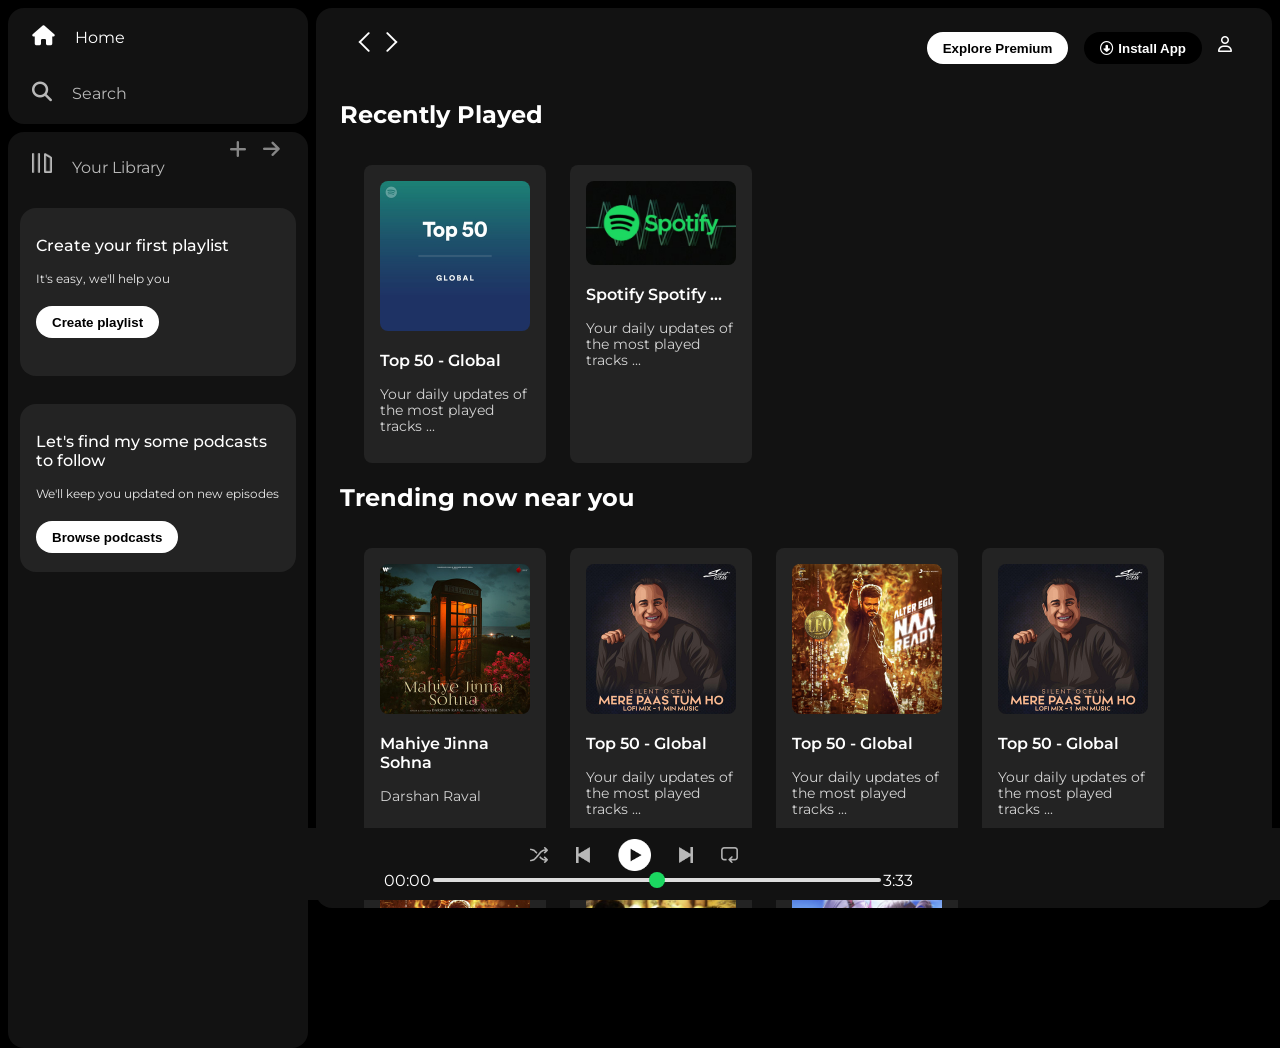
<file: index.html>
<!DOCTYPE html>
<html lang="en">
<head>
    <meta charset="UTF-8">
    <meta name="viewport" content="width=device-width, initial-scale=1.0">

    <link rel="stylesheet" href="https://cdnjs.cloudflare.com/ajax/libs/font-awesome/6.7.2/css/all.min.css" integrity="sha512-Evv84Mr4kqVGRNSgIGL/F/aIDqQb7xQ2vcrdIwxfjThSH8CSR7PBEakCr51Ck+w+/U6swU2Im1vVX0SVk9ABhg==" crossorigin="anonymous" referrerpolicy="no-referrer" />
    <link rel="icon" href="./assets/logo.png">

    <title>Spoify - Web Player: Music for everyone</title>

    <link rel="stylesheet" href="style.css">

    <link rel="preconnect" href="https://fonts.googleapis.com">
<link rel="preconnect" href="https://fonts.gstatic.com" crossorigin>
<link href="https://fonts.googleapis.com/css2?family=Montserrat:ital@300;400;500;600;700&display=swap" rel="stylesheet">
</head>
<body>
    <div class="main">
        <div class="sidebar">
            <div class="nav">
                <div class="nav-option" style="opacity: 1;">
                    <i class="fa-solid fa-house"></i>
                    <a href="#">Home</a>
                </div>
                <div class="nav-option">
                    <i class="fa-solid fa-magnifying-glass"></i>
                    <a href="#">Search</a>
                </div>
            </div>
            <div class="library">
                <div class="option">
                    <div class="lib-option nav-option ">
                        <img src="./assets/library_icon.png">
                        <a href="#">Your Library</a>
                    </div>
                    <div class="icons">
                        <i class="fa-solid fa-plus"></i>
                        <i class="fa-solid fa-arrow-right"></i>
                    </div>
                </div>
                <div class="lib-box">
                    <div class="box">
                        <p class="box-p1">Create your first playlist</p>
                        <p class="box-p2">It's easy, we'll help you</p>
                        <button class="badge">Create playlist</button>
                    </div>
                    <div class="box">
                        <p class="box-p1">Let's find my some podcasts to follow</p>
                        <p class="box-p2">We'll keep you updated on new episodes</p>
                        <button class="badge">Browse podcasts</button>
                    </div>
                </div>
            </div>
        </div>
        <div class="main-content">
            <div class="sticky-nav">
                <div class="sticky-nav-icons">
                    <img src="/assets/backward_icon.png"> 
                    <img src="/assets/forward_icon.png" class="hide"> 
                </div>
                <div class="sticky-nav-option">
                    <button class="badge nav-items">Explore Premium</button>
                    <button class="badge nav-items dark-badge"><i class="fa-regular fa-circle-down" style="margin-right:5px"></i>Install App</button>
                    <a href="/login pg portfolio 2/indexes.html">
                        <i class="fa-regular fa-user nav-items"></i>
                    </a>
                    
                </div>
            </div>

            <h2>Recently Played</h2>
            <div class="cards-container">
                <div class="card">
                    <img src="/assets/card1img.jpeg" class="card-img">
                    <p class="card-title">Top 50 - Global</p>
                    <p class="card-info">Your daily updates of the most played tracks ...</p>
                </div>
                <div class="card">
                    <img src="/assets/Spotify 2.avif" class="card-img">
                    <p class="card-title">Spotify Spotify ...</p>
                    <p class="card-info">Your daily updates of the most played tracks ...</p>
                </div>
            </div>

            <h2>Trending now near you</h2>
            <div class="cards-container">
                <div class="card">
                    <img src="/assets/card2img.jpeg" class="card-img">
                    <p class="card-title">Mahiye Jinna Sohna</p>
                    <p class="card-info">Darshan Raval</p>
                </div>
                <div class="card">
                    <img src="/assets/card3img.jpeg" class="card-img">
                    <p class="card-title">Top 50 - Global</p>
                    <p class="card-info">Your daily updates of the most played tracks ...</p>
                </div>
                <div class="card">
                    <img src="/assets/card4img.jpeg" class="card-img">
                    <p class="card-title">Top 50 - Global</p>
                    <p class="card-info">Your daily updates of the most played tracks ...</p>
                </div>
                <div class="card">
                    <img src="/assets/card3img.jpeg" class="card-img">
                    <p class="card-title">Top 50 - Global</p>
                    <p class="card-info">Your daily updates of the most played tracks ...</p>
                </div>
                <div class="card">
                    <img src="/assets/card4img.jpeg" class="card-img">
                    <p class="card-title">Top 50 - Global</p>
                    <p class="card-info">Your daily updates of the most played tracks ...</p>
                </div>
                <div class="card">
                    <img src="/assets/nova1.jpg" class="card-img">
                    <p class="card-title">SUNIYO RE</p>
                    <p class="card-info">Iqlipse Nova & Akarsh Sahay</p>
                </div>
                <div class="card">
                    <img src="/assets/Frozen Elipse.jpeg" class="card-img">
                    <p class="card-title">Frozen Elipse</p>
                    <p class="card-info">Angel Sister</p>
                </div>
            </div>

            <h2>Featured Charts</h2>
            <div class="cards-container">
                <div class="card">
                    <img src="/assets/card5img.jpeg" class="card-img">
                    <p class="card-title">Top Songs - Global</p>
                    <p class="card-info">Your daily updates of the most played tracks ...</p>
                </div>
                <div class="card">
                    <img src="/assets/card6img.jpeg" class="card-img">
                    <p class="card-title">Top Songs - India</p>
                    <p class="card-info">Your daily updates of the most played tracks ...</p>
                </div><div class="card">
                    <img src="/assets/card1img.jpeg" class="card-img">
                    <p class="card-title">Top 50 - Global</p>
                    <p class="card-info">Your daily updates of the most played tracks ...</p>
                </div>
            </div>
            <div class="footer">
                <div class="line"></div>
            </div>
        </div>
        <div class="music-player">
            <div class="album"></div>
            <div class="player">
                <div class="player-control">
                    <img src="./assets/player_icon1.png" class="player-control-icon">
                    <img src="./assets/player_icon2.png" class="player-control-icon">
                    <img src="./assets/player_icon3.png" class="player-control-icon" style="opacity: 1; height:2rem ;">
                    <img src="./assets/player_icon4.png" class="player-control-icon">
                    <img src="./assets/player_icon5.png" class="player-control-icon">
                </div>
                <div class="playback-bar">
                    <span class="current-time">00:00</span>
                    <input type="range" min="0" max="100" class="progress-bar" step="1">
                    <span class="total-time">3:33</span>
                </div>
            </div>
            <div class="controls"></div>
        </div>
    </div>
</body>
</html>
</file>
<file: style.css>
body{
    font-family: "Montserrat", sans-serif;
    margin: 0;
    background-color:#000;
    color: #fff;
    overflow:hidden ;
}

.main{
    display: flex;
    height: 100vh;
    padding: 0.5rem;
}

.sidebar{
    background-color:#000 ;
    width: 300px;
    border-radius:1rem; /*16px*/
    margin-right: 0.5rem;
    
}

.main-content{
    background-color: #121212;
    flex: 1;
    border-radius:1rem; /*16px*/
    overflow: auto;
    padding: 0 1.5rem 0 1.5rem;
}

.music-player{
    background-color: #121212;
    position: fixed;
    bottom: 0;
    width: 100%;
    height: 72px;
}

a{
    text-decoration:none;
    color: #fff;
}

.nav{
    background: #121212;
    border-radius: 1rem;
    display: flex;
    flex-direction: column;
    justify-content: center;
    height:100px ;
    padding: 0.5rem 0.75rem;
}

.nav-option{
    line-height: 2.5rem;
    opacity: 0.7;
    padding: 0.5rem 0.75rem;
}

.nav-option:hover{
    opacity: 1;
}

.nav-option i{
    font-size: 1.25rem;
    
}

.nav-option a{
    font-size: 1rem;
    margin: 1rem;
}

.library{
    background-color: #121212 ;
    border-radius: 1rem;
    height: 100%;
    margin-top: 0.5rem;
    padding: 0.5rem 0.75rem;
   
}

.option{
    display: flex;
    justify-content: space-between;
}

.lib-option img{
    height: 1.25rem;
    width: 1.25rem;
}

.icons{
    font-size: 1.2rem;
    opacity: 0.7;
    display: flex;
}

.icons i{
    opacity: 0.7;
    margin-right: 1rem;
}

.icons i:hover{
    opacity: 1;
}

.box{
    background-color: #232323;
    height:9rem;
    border-radius: 1rem;
    margin: 0.75rem 0 1.75rem 0;
    padding:0.75rem 1rem;
}

.box-p1{
    font-size: 1rem;
    font-weight: 500;
}
.box-p2{
    font-size: 0.75rem;
    opacity: 0.9;
}

.badge{
    background-color: #fff;
    border: none;
    border-radius: 100px;
    padding: 0.25rem 1rem;
    font-weight: 700;
    margin-top:0.5rem ;
    height: 2rem ;
    width: fit-content;
}

.dark-badge{
    background-color: #000;
    color: #fff;
}

.sticky-nav{
    position: sticky;
    top: 0;
    background-color: #121212;
    display: flex;
    justify-content: space-between;
    align-items: center;
    padding: 1rem 0 1rem 0;
    z-index: 10;
}

.sticky-nav-icons{
    margin-left: 0.75rem;
}

.sticky-nav-option{
    display: flex;
    justify-content: center;
    align-items: center;
   
}

.nav-items{
    margin-right: 1rem;
}

@media (max-width:1000px){
    .hide{
        display: none;
    }
}

.card{
    background-color: #232323;
    width: 150px;
    border-radius: 0.5rem;
    padding: 1rem;
    margin-left: 1.5rem;
    margin-top: 1rem;
}

.cards-container{
    display: flex;
    flex-wrap: wrap;
}

.card-img{
    width: 100%;
    border-radius: 0.5rem;
}

.card-title{
    font-weight: 600;
}

.card-info{
    font-size: 0.85rem;
    opacity: 0.8;
}

.footer{
    height: 300px;
    display: flex;
    align-items: center;
    justify-content: center;
}

.line{
    width: 90%;
    height: 50%;
    border-top: 1px solid white;
    opacity: 0.3;
}

/*Footer*/

.music-player{
    display: flex;
    justify-content: space-between;
    align-items: center;
}

.album{
    width: 25%;
   /* background-color: pink;*/
}
.player{
    width: 50%;
   /* background-color: orange;*/
}
.controls{
    width: 25%;
   /* background-color: green;*/
}

.player-control{
    display: flex;
    justify-content: center;
    align-items: center;
}

.player-control-icon{
    height: 1rem;
    margin-right: 1.75rem;
    opacity: 0.7;
}

.player-control-icon:hover{
    opacity: 1;
}

.playback-bar{
    display: flex;
    justify-content:center;
    align-items: center;
}

.progress-bar{
    width: 70%;
    appearance:none;
    background-color: transparent;
    cursor: pointer;
}

.progress-bar::-webkit-slider-runnable-track{
    background-color:#ddd ;
    border-radius: 100px;
    height:0.2rem;
}

.progress-bar::-webkit-slider-thumb{
    appearance: none;
    height: 1rem;
    width: 1rem;
    background-color:#1bd760;
    border-radius: 50%;
    margin-top: -6px;
}
</file>
